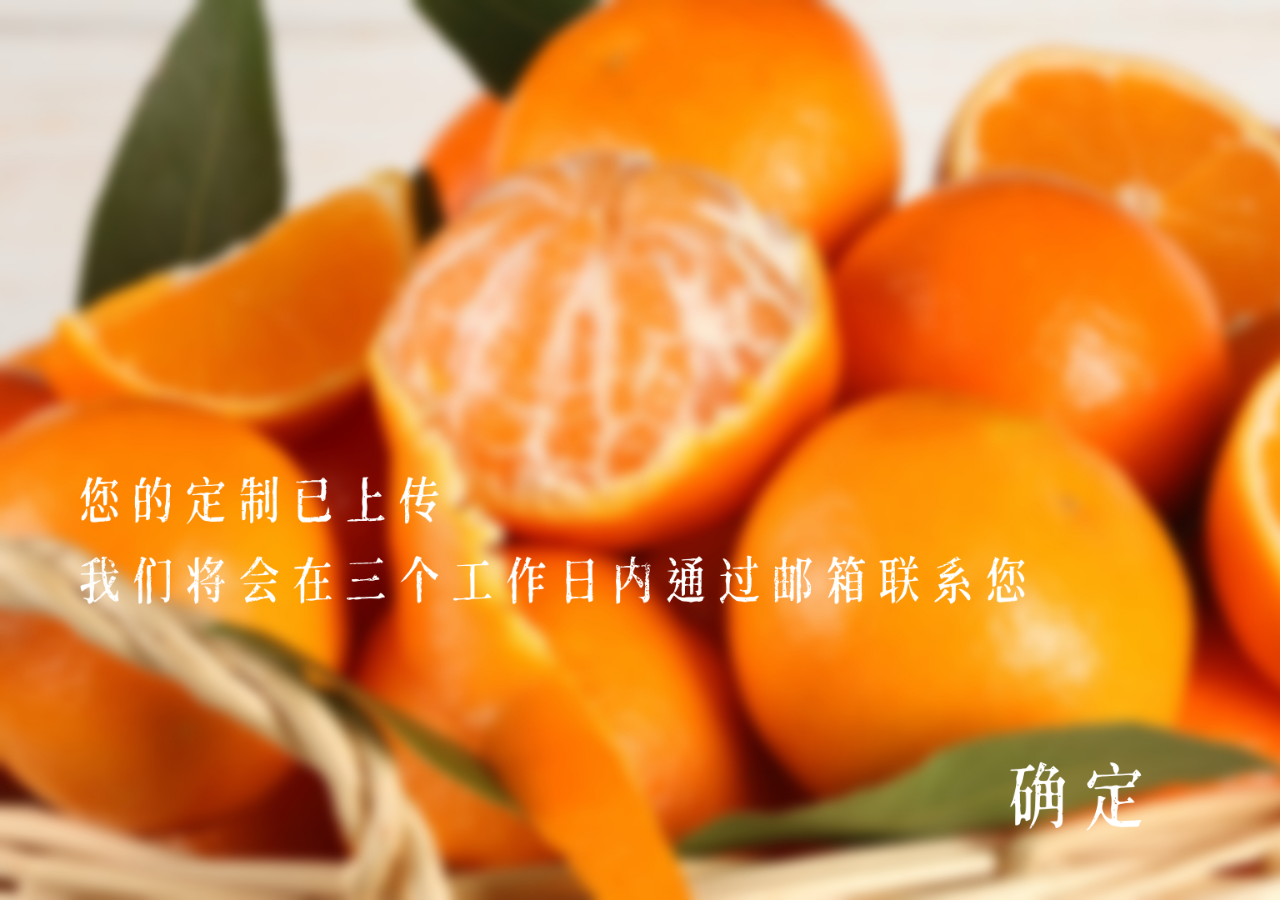
<file: html/buy_5.html>
<!DOCTYPE html>
<html>
<head>
  <title>buy</title>
  <style>
body {
  background-image: url('../img/background5.jpg');
  background-repeat: no-repeat;
  background-attachment: fixed;
  background-size: cover;
}
    .image-container {
      position: relative;
      display: inline-block;
    }

    .overlay-image1 {
      position: absolute;
      top: 0;
      left: 0;
      opacity: 0;
      transition: opacity 0.5s, transform 0.5s;
      transform: translateY(50%);
    }
    .overlay-image2 {
      position: absolute;
      top: 0;
      left: 0;
      opacity: 0;
      transition: opacity 0.5s, transform 0.5s;
      transform: translateY(0%);
    }
    .image-container:hover .overlay-image1 {
      opacity: 1;
      transform: translateY(-50%);
    }
    .image-container:hover .overlay-image2 {
      opacity: 1;
      transform: translateY(0%);
    }
    .image-container:hover img[src="last.png"] {
      opacity: 0;
      transition: opacity 0.5s;
    }

    /* 第三个动画部分的位置 */
    /* 请在这里添加注释，标注出定义位置的代码 */
    .animation-container-3 {
      position: absolute;
      bottom: 2%; /* 设置新动画容器的顶部位置 */
      right: 0; /* 设置新动画容器的左侧位置 */
      transform: translate(-50%, -50%); /* 设置新动画容器的水平和垂直居中 */
    }
  </style>
</head>
<body >
<div class="animation-container-3">
    <div class="image-container">
        <img src="../img/buy_5_last.png" alt="Original Image" width="200px" >
        <a href="../index.html">
      <img src="../img/buy_5_next.png" alt="Overlay Image" class="overlay-image2" width="200px">
    </a>
    </div>
  </div>

  <script>
    
    function configureAnimation(containerClass) {
  var imageContainers = document.querySelectorAll('.' + containerClass + ' .image-container');
  var overlayImages = document.querySelectorAll('.' + containerClass + ' .overlay-image2');
  var originalImages = document.querySelectorAll('.' + containerClass + ' img[src="../img/buy_5_last.png"]');

  imageContainers.forEach(function (imageContainer, index) {
    imageContainer.addEventListener('mouseenter', function () {
      overlayImages[index].style.opacity = 1;
      overlayImages[index].style.transform = 'translateY(0%)';
      originalImages[index].style.opacity = 0;
    });

    imageContainer.addEventListener('mouseleave', function () {
      overlayImages[index].style.opacity = 0;
      overlayImages[index].style.transform = 'translateY(0%)';
      originalImages[index].style.opacity = 1;
    });
  });
}
    configureAnimation('animation-container-3'); // 配置第三个动画容器
  </script>
</body>
</html>
</file>
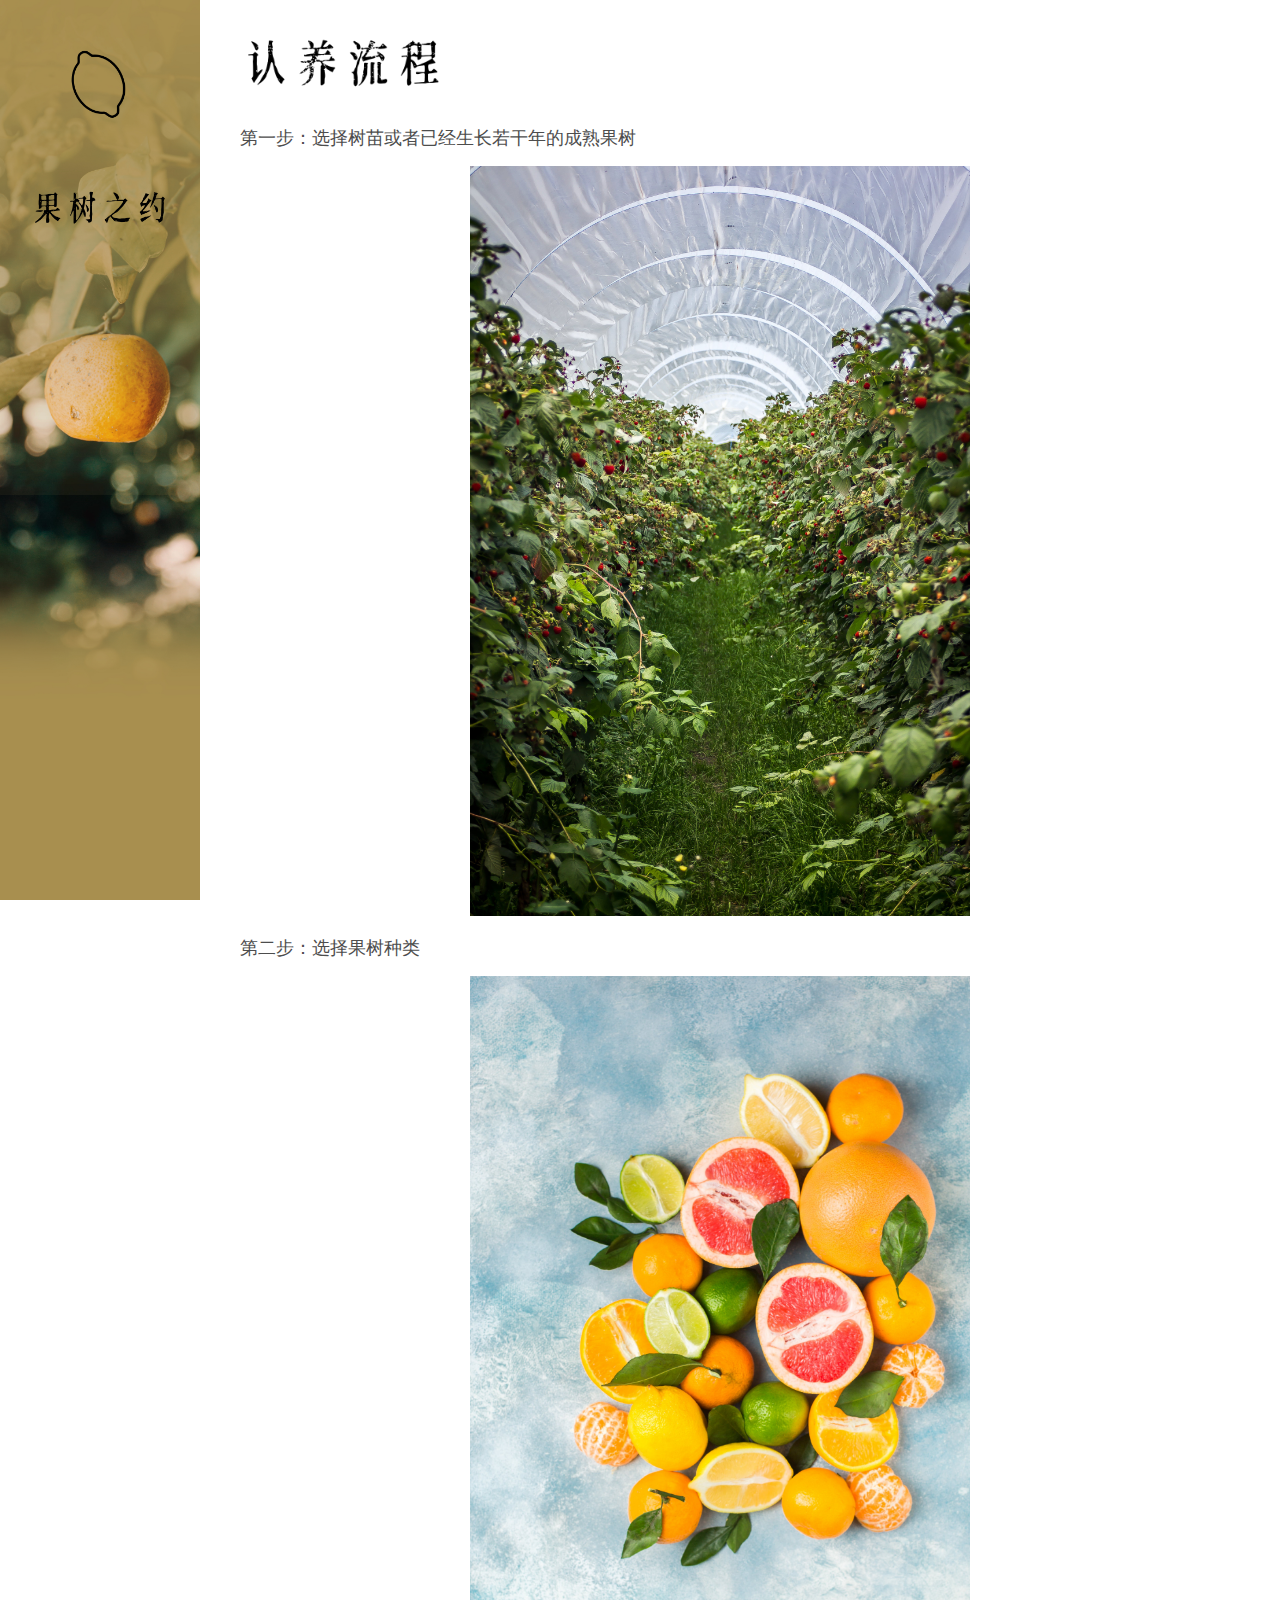
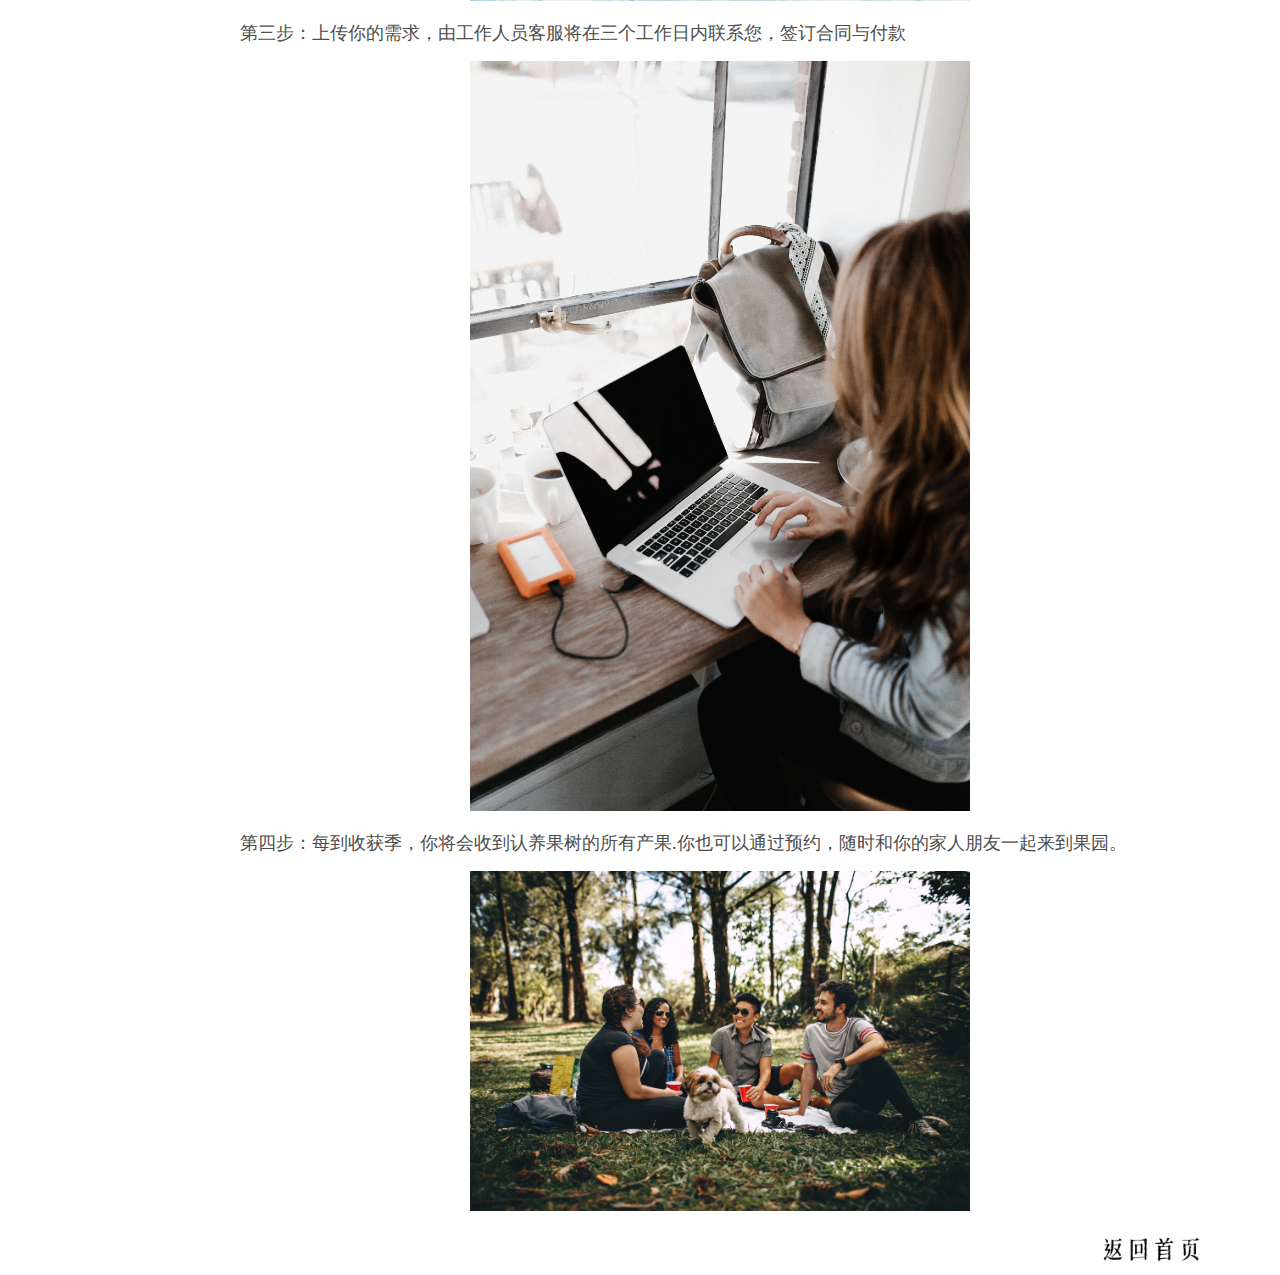
<file: html/introduce_howto.html>
<!DOCTYPE html>
<html>
<head>
  <style>
    body {
      margin: 0;
      padding: 0;
    }

    .container {
      display: flex;
    }

    .left {
     position: fixed;
      top: 0;
      left: 0;
      width: 200px;
      height: 100%;
background-color:rgb(168,143,79)
    }

    .right {
      flex-grow: 1;
      padding: 10px 40px 15px 240px;
      margin-right: 40px;
    }
    .back-link {
     float: right;
    }
  </style>
</head>
<body>
  <div class="container">
    <div class="left">
      <img src="../img/T_1.jpg" style="width:200px" alt="左侧图片">
    </div>
    
  </div>
  <div class="right">
    <p style="text-align: left;">
      <img src="../img/howto.png" alt="howto_0" width="200">
  </p>  
<p style="text-align: justify;
font-size: 18px;
color: #4d4d4d;
font-weight: 400;
line-height: 24px!important;
margin: 0 0 16px;
overflow-x: auto;
overflow-y: hidden;">
第一步：选择树苗或者已经生长若干年的成熟果树
</p>
<p style="text-align: center;">
  <img src="../img/howto_1.png" alt="howto_1" width="500">            
</p>
<p style="text-align: justify;
font-size: 18px;
color: #4d4d4d;
font-weight: 400;
line-height: 24px!important;
margin: 0 0 16px;
overflow-x: auto;
overflow-y: hidden;">
  第二步：选择果树种类
</p>
<p style="text-align: center;">
  <img src="../img/howto_2.png" alt="howto_2" width="500">            
</p>
<p style="text-align: justify;
font-size: 18px;
color: #4d4d4d;
font-weight: 400;
line-height: 24px!important;
margin: 0 0 16px;
overflow-x: auto;
overflow-y: hidden;">
第三步：上传你的需求，由工作人员客服将在三个工作日内联系您，签订合同与付款
</p>
<p style="text-align: center;">
<img src="../img/howto_3.png" alt="howto_3" width="500">            
</p>
<p style="text-align: justify;
font-size: 18px;
color: #4d4d4d;
font-weight: 400;
line-height: 24px!important;
margin: 0 0 16px;
overflow-x: auto;
overflow-y: hidden;">
第四步：每到收获季，你将会收到认养果树的所有产果.你也可以通过预约，随时和你的家人朋友一起来到果园。
</p>
<p style="text-align: center;">
<img src="../img/howto_4.png" alt="howto_4" width="500">            
</p>

<a href="../index.html" class="back-link">
  <img src="../img/back.png" alt="back" width="100">
</a>
  </div>
  
</body>
</html>
</file>
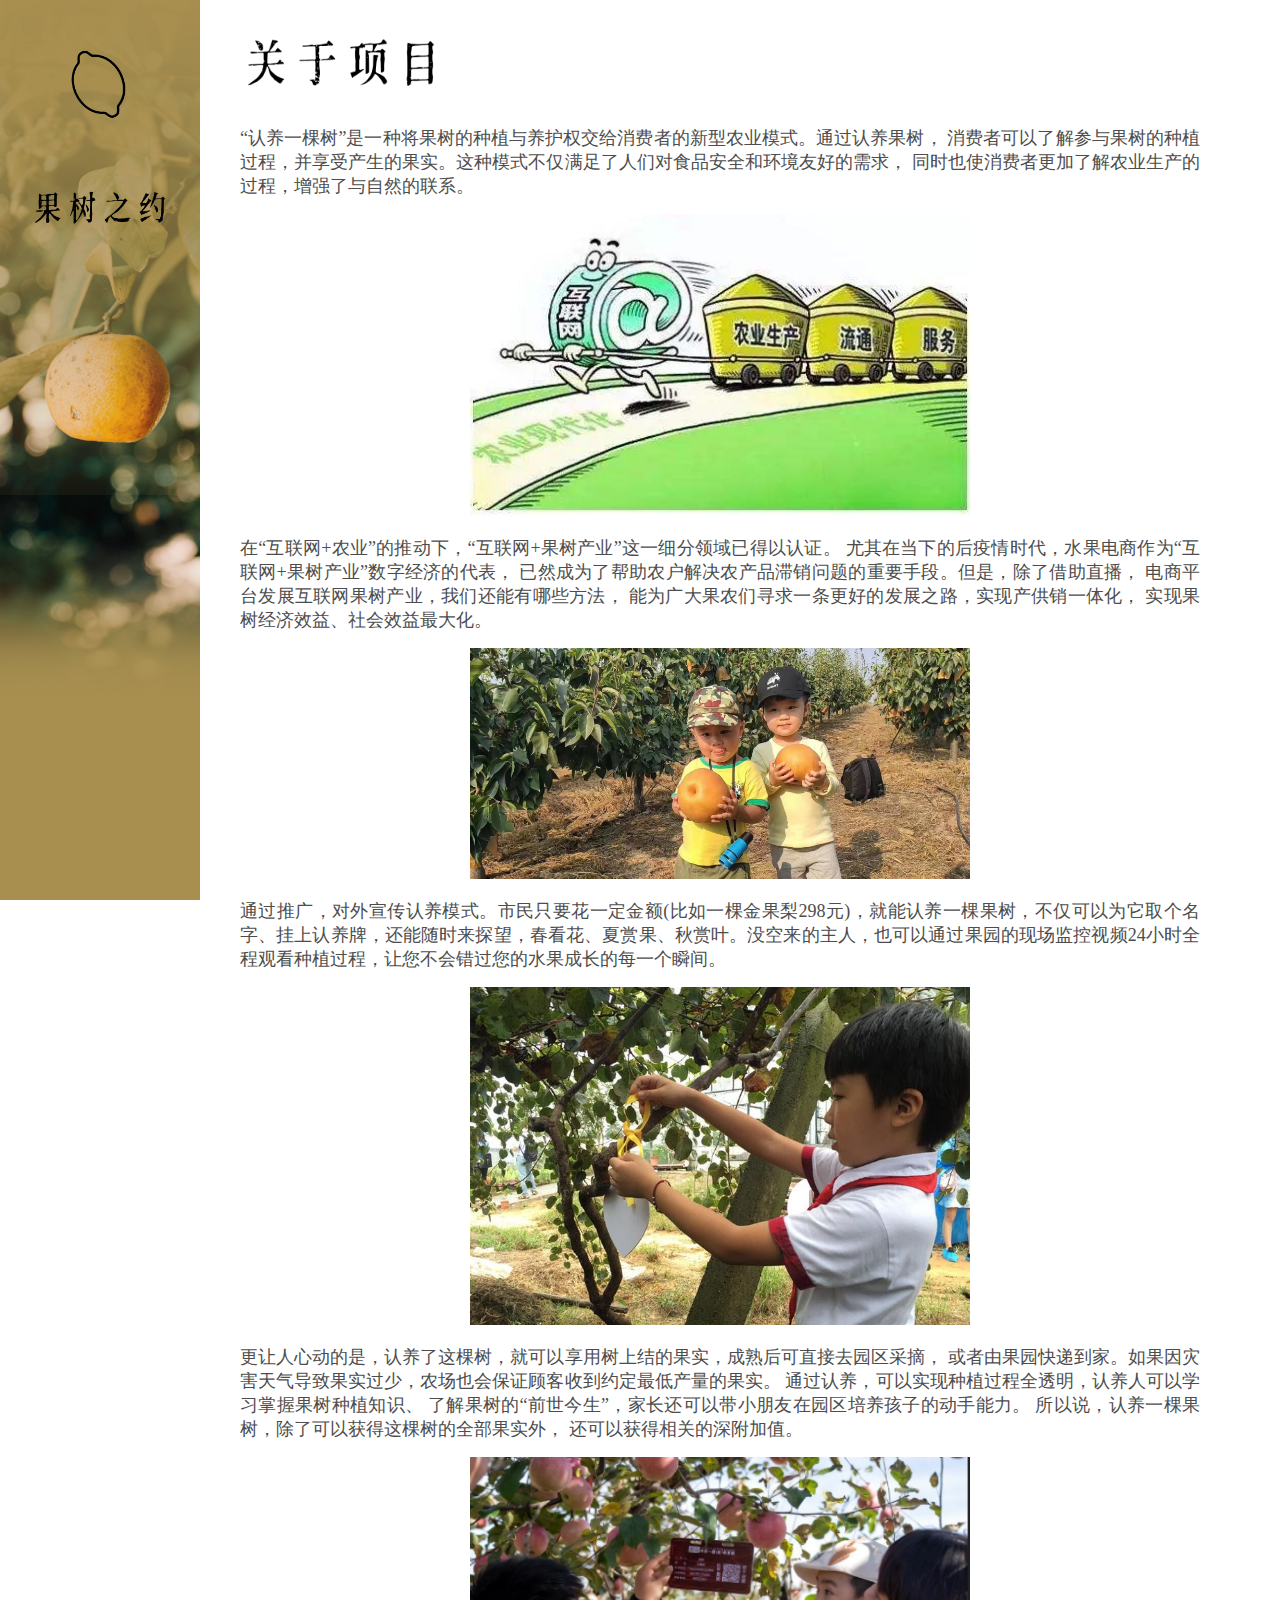
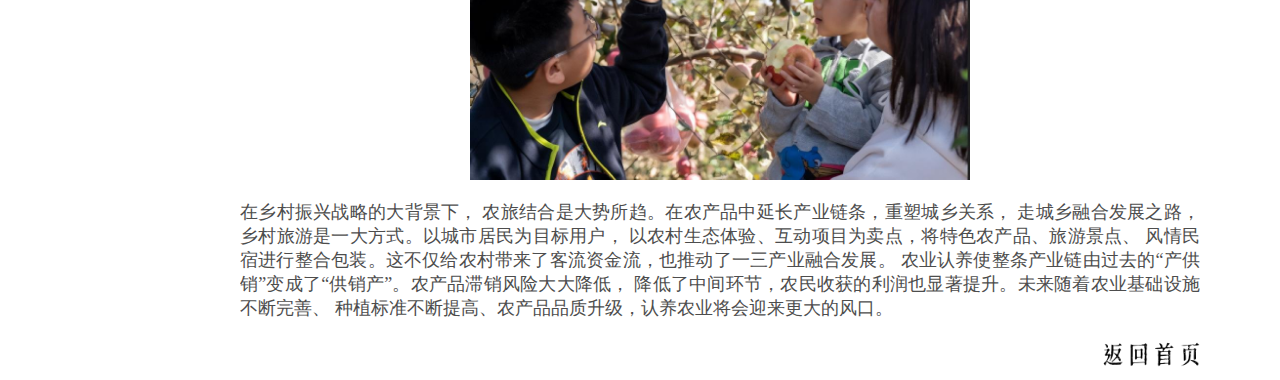
<file: html/introduce_project.html>
<!DOCTYPE html>
<html>
<head>
  <style>
    body {
      margin: 0;
      padding: 0;
    }

    .container {
      display: flex;
    }

    .left {
     position: fixed;
      top: 0;
      left: 0;
      width: 200px;
      height: 100%;
background-color:rgb(168,143,79)
    }

    .right {
      flex-grow: 1;
      padding: 10px 40px 15px 240px;
      margin-right: 40px;
    }
    .back-link {
     float: right;
    }
  </style>
</head>
<body>
  <div class="container">
    <div class="left">
      <img src="../img/T_1.jpg" style="width:200px" alt="左侧图片">
    </div>
    
  </div>
  <div class="right">
    <p style="text-align: left;">
      <img src="../img/introduce_project.png" alt="intro_0" width="200">
  </p>  
<p style="text-align: justify;
font-size: 18px;
color: #4d4d4d;
font-weight: 400;
line-height: 24px!important;
margin: 0 0 16px;
overflow-x: auto;
overflow-y: hidden;">
“认养一棵树”是一种将果树的种植与养护权交给消费者的新型农业模式。通过认养果树，
消费者可以了解参与果树的种植过程，并享受产生的果实。这种模式不仅满足了人们对食品安全和环境友好的需求，
同时也使消费者更加了解农业生产的过程，增强了与自然的联系。
</p>
<p style="text-align: center;">
  <img src="../img/intro_1.jpg" alt="intro_1" width="500">            
</p>
<p style="text-align: justify;
font-size: 18px;
color: #4d4d4d;
font-weight: 400;
line-height: 24px!important;
margin: 0 0 16px;
overflow-x: auto;
overflow-y: hidden;">
  在“互联网+农业”的推动下，“互联网+果树产业”这一细分领域已得以认证。
  尤其在当下的后疫情时代，水果电商作为“互联网+果树产业”数字经济的代表，
  已然成为了帮助农户解决农产品滞销问题的重要手段。但是，除了借助直播，
  电商平台发展互联网果树产业，我们还能有哪些方法，
  能为广大果农们寻求一条更好的发展之路，实现产供销一体化，
  实现果树经济效益、社会效益最大化。
</p>
<p style="text-align: center;">
  <img src="../img/intro_2.jpg" alt="intro_2" width="500">            
</p>
<p style="text-align: justify;
font-size: 18px;
color: #4d4d4d;
font-weight: 400;
line-height: 24px!important;
margin: 0 0 16px;
overflow-x: auto;
overflow-y: hidden;">
通过推广，对外宣传认养模式。市民只要花一定金额(比如一棵金果梨298元)，就能认养一棵果树，不仅可以为它取个名字、挂上认养牌，还能随时来探望，春看花、夏赏果、秋赏叶。没空来的主人，也可以通过果园的现场监控视频24小时全程观看种植过程，让您不会错过您的水果成长的每一个瞬间。
</p>
<p style="text-align: center;">
<img src="../img/intro_3.jpg" alt="intro_3" width="500">            
</p>
<p style="text-align: justify;
font-size: 18px;
color: #4d4d4d;
font-weight: 400;
line-height: 24px!important;
margin: 0 0 16px;
overflow-x: auto;
overflow-y: hidden;">
更让人心动的是，认养了这棵树，就可以享用树上结的果实，成熟后可直接去园区采摘，
或者由果园快递到家。如果因灾害天气导致果实过少，农场也会保证顾客收到约定最低产量的果实。
通过认养，可以实现种植过程全透明，认养人可以学习掌握果树种植知识、
了解果树的“前世今生”，家长还可以带小朋友在园区培养孩子的动手能力。
所以说，认养一棵果树，除了可以获得这棵树的全部果实外，
还可以获得相关的深附加值。
</p>
<p style="text-align: center;">
<img src="../img/intro_4.jpg" alt="intro_4" width="500">            
</p>
<p style="text-align: justify;
font-size: 18px;
color: #4d4d4d;
font-weight: 400;
line-height: 24px!important;
margin: 0 0 16px;
overflow-x: auto;
overflow-y: hidden;">
在乡村振兴战略的大背景下，
农旅结合是大势所趋。在农产品中延长产业链条，重塑城乡关系，
走城乡融合发展之路，乡村旅游是一大方式。以城市居民为目标用户，
以农村生态体验、互动项目为卖点，将特色农产品、旅游景点、
风情民宿进行整合包装。这不仅给农村带来了客流资金流，也推动了一三产业融合发展。
农业认养使整条产业链由过去的“产供销”变成了“供销产”。农产品滞销风险大大降低，
降低了中间环节，农民收获的利润也显著提升。未来随着农业基础设施不断完善、
种植标准不断提高、农产品品质升级，认养农业将会迎来更大的风口。
</p>

<a href="../index.html" class="back-link">
  <img src="../img/back.png" alt="back" width="100">
</a>
  </div>
  
</body>
</html>
</file>
